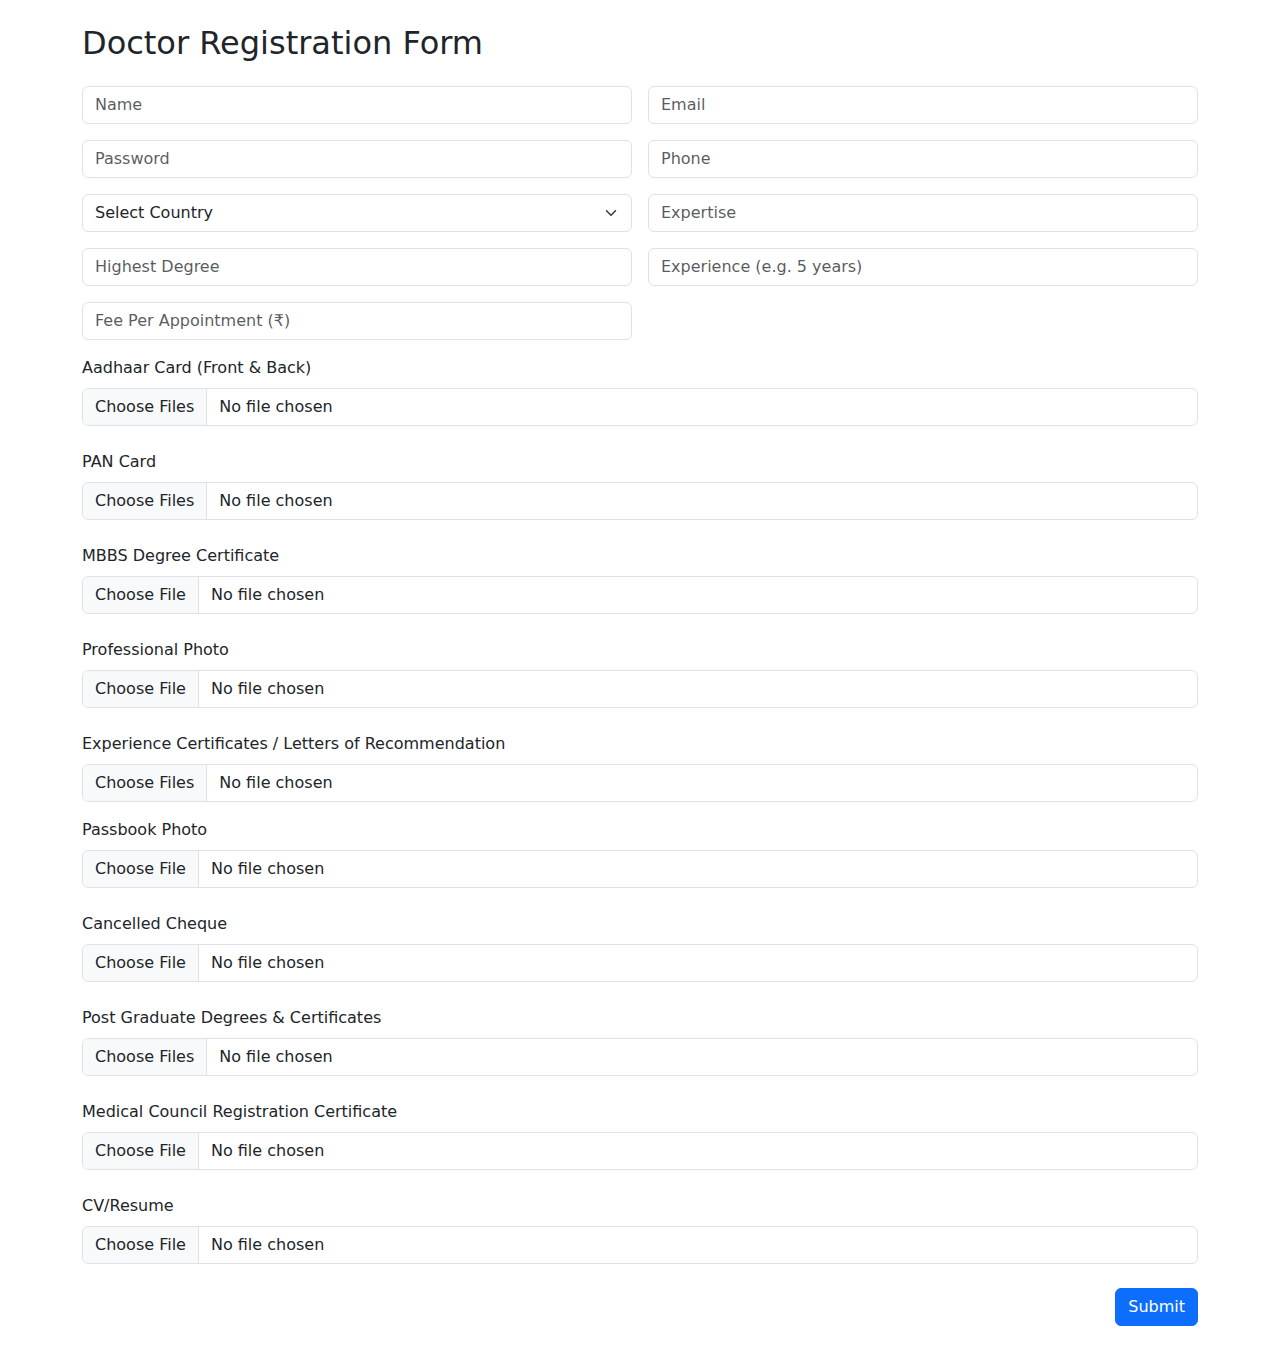
<file: add-doctor.html>
<!DOCTYPE html>
<html lang="en">
<head>
  <meta charset="UTF-8">
  <title>Doctor Registration Form</title>
  <link href="https://cdn.jsdelivr.net/npm/bootstrap@5.3.3/dist/css/bootstrap.min.css" rel="stylesheet">
  <style>
    .preview-img {
      height: 100px;
      margin: 5px;
      position: relative;
    }
    .preview-container {
      display: flex;
      flex-wrap: wrap;
    }
    .preview-img img {
      height: 100%;
      border-radius: 5px;
    }
    .remove-img {
      position: absolute;
      top: -5px;
      right: -5px;
      background: red;
      color: white;
      border: none;
      border-radius: 50%;
      width: 20px;
      height: 20px;
      font-size: 12px;
      cursor: pointer;
    }
  </style>
</head>
<body>
<div class="container py-4">
  <h2 class="mb-4">Doctor Registration Form</h2>
  <form id="doctorForm">
    <div class="row g-3">

      <div class="col-md-6"><input type="text" class="form-control" placeholder="Name" required></div>
      <div class="col-md-6"><input type="email" class="form-control" placeholder="Email" required></div>
      <div class="col-md-6"><input type="password" class="form-control" placeholder="Password" required></div>
      <div class="col-md-6"><input type="tel" class="form-control" placeholder="Phone" required></div>

      <div class="col-md-6">
        <select class="form-select" required>
          <option selected disabled>Select Country</option>
          <option>India</option>
          <option>USA</option>
          <option>UK</option>
          <!-- add more countries -->
        </select>
      </div>

      <div class="col-md-6"><input type="text" class="form-control" placeholder="Expertise" required></div>
      <div class="col-md-6"><input type="text" class="form-control" placeholder="Highest Degree" required></div>
      <div class="col-md-6"><input type="text" class="form-control" placeholder="Experience (e.g. 5 years)" required></div>
      <div class="col-md-6"><input type="number" class="form-control" placeholder="Fee Per Appointment (₹)" required></div>

      <!-- Aadhaar Card -->
      <div class="col-md-12">
        <label class="form-label">Aadhaar Card (Front & Back)</label>
        <input type="file" class="form-control" id="aadhaar" accept="image/*" multiple>
        <div class="preview-container mt-2" id="aadhaarPreview"></div>
      </div>

      <!-- PAN Card -->
      <div class="col-md-12">
        <label class="form-label">PAN Card</label>
        <input type="file" class="form-control" id="pan" accept="image/*" multiple>
        <div class="preview-container mt-2" id="panPreview"></div>
      </div>

      <!-- MBBS Degree Certificate -->
      <div class="col-md-12">
        <label class="form-label">MBBS Degree Certificate</label>
        <input type="file" class="form-control" id="mbbs" accept="image/*">
        <div class="preview-container mt-2" id="mbbsPreview"></div>
      </div>

      <!-- Professional Photo -->
      <div class="col-md-12">
        <label class="form-label">Professional Photo</label>
        <input type="file" class="form-control" id="photo" accept="image/*">
        <div class="preview-container mt-2" id="photoPreview"></div>
      </div>

      <!-- Experience Certificates -->
      <div class="col-md-12">
        <label class="form-label">Experience Certificates / Letters of Recommendation</label>
        <input type="file" class="form-control" multiple>
      </div>

      <!-- Passbook Photo -->
      <div class="col-md-12">
        <label class="form-label">Passbook Photo</label>
        <input type="file" class="form-control" id="passbook" accept="image/*">
        <div class="preview-container mt-2" id="passbookPreview"></div>
      </div>

      <!-- Cancelled Cheque -->
      <div class="col-md-12">
        <label class="form-label">Cancelled Cheque</label>
        <input type="file" class="form-control" id="cheque" accept="image/*">
        <div class="preview-container mt-2" id="chequePreview"></div>
      </div>

      <!-- Post Graduate Degrees -->
      <div class="col-md-12">
        <label class="form-label">Post Graduate Degrees & Certificates</label>
        <input type="file" class="form-control" id="pg" accept="image/*" multiple>
        <div class="preview-container mt-2" id="pgPreview"></div>
      </div>

      <!-- Medical Council Registration Certificate -->
      <div class="col-md-12">
        <label class="form-label">Medical Council Registration Certificate</label>
        <input type="file" class="form-control" id="medical" accept="image/*">
        <div class="preview-container mt-2" id="medicalPreview"></div>
      </div>

      <!-- CV/Resume -->
      <div class="col-md-12">
        <label class="form-label">CV/Resume</label>
        <input type="file" class="form-control" id="cv" accept="image/*">
        <div class="preview-container mt-2" id="cvPreview"></div>
      </div>

      <div class="col-12 text-end mt-3">
        <button class="btn btn-primary" type="submit">Submit</button>
      </div>
    </div>
  </form>
</div>

<script>
  function setupImagePreview(inputId, previewId) {
    const input = document.getElementById(inputId);
    const preview = document.getElementById(previewId);

    input.addEventListener('change', () => {
      preview.innerHTML = "";
      Array.from(input.files).forEach((file, index) => {
        const reader = new FileReader();
        reader.onload = e => {
          const div = document.createElement('div');
          div.classList.add('preview-img');
          div.innerHTML = `
            <img src="${e.target.result}" alt="Preview">
            <button class="remove-img" data-index="${index}">&times;</button>
          `;
          preview.appendChild(div);

          div.querySelector('.remove-img').onclick = () => {
            const dt = new DataTransfer();
            Array.from(input.files).forEach((f, i) => {
              if (i !== index) dt.items.add(f);
            });
            input.files = dt.files;
            div.remove();
            setupImagePreview(inputId, previewId); // Re-setup to correct indexes
          };
        };
        reader.readAsDataURL(file);
      });
    });
  }

  // Setup image preview for each file input
  setupImagePreview('aadhaar', 'aadhaarPreview');
  setupImagePreview('pan', 'panPreview');
  setupImagePreview('mbbs', 'mbbsPreview');
  setupImagePreview('photo', 'photoPreview');
  setupImagePreview('passbook', 'passbookPreview');
  setupImagePreview('cheque', 'chequePreview');
  setupImagePreview('pg', 'pgPreview');
  setupImagePreview('medical', 'medicalPreview');
  setupImagePreview('cv', 'cvPreview');
</script>
</body>
</html>
</file>
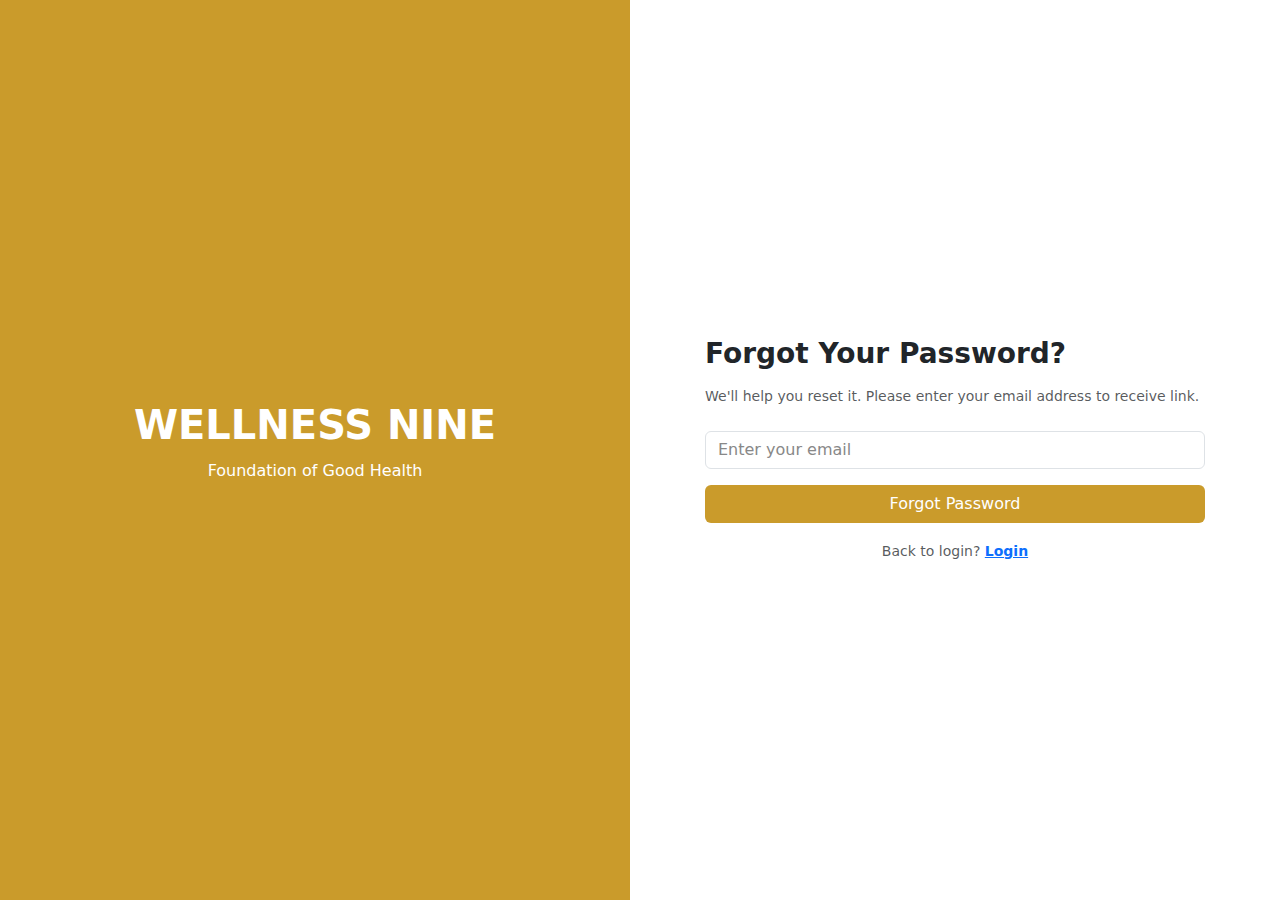
<file: forgot-password.html>
<!DOCTYPE html>
<html lang="en">

<head>
    <meta charset="UTF-8">
    <meta name="viewport" content="width=device-width, initial-scale=1.0">
    <title>Wellness Nine | Forgot Password</title>
    <link href="https://cdn.jsdelivr.net/npm/bootstrap@5.3.2/dist/css/bootstrap.min.css" rel="stylesheet">
    <link rel="stylesheet" href="https://cdn.jsdelivr.net/npm/bootstrap-icons@1.10.5/font/bootstrap-icons.css">
    <link rel="stylesheet" href="./assets/style.css">
</head>

<body>

    <div class="login-container">
        <div class="login-left text-center">
            <!-- <img src="https://cdn-icons-png.flaticon.com/512/744/744465.png" width="100" alt="Logo"> -->
            <h1 class="text-center">WELLNESS NINE</h1>
            <p class="text-center">Foundation of Good Health</p>
        </div>

        <div class="login-right">
            <div class="form-box">
                <h3 class="fw-bold mb-3">Forgot Your Password?</h3>
                <p class="text-muted mb-4" style="font-size: 14px;">We'll help you reset it. Please enter your email
                    address to receive link.</p>

                <form action="">
                    <div class="mb-3">
                        <input type="text" id="email" name="email" class="form-control" placeholder="Enter your email">
                    </div>

                    <div class="d-grid mb-3">
                        <button class="btn btn-golden btn-md hover-golden">Forgot Password</button>
                    </div>
                </form>

                <div class="text-center">
                    <small class="text-muted">Back to login? <a href="/login.html" class="fw-bold">Login</a></small>
                </div>
            </div>
        </div>
    </div>
</body>

</html>
</file>
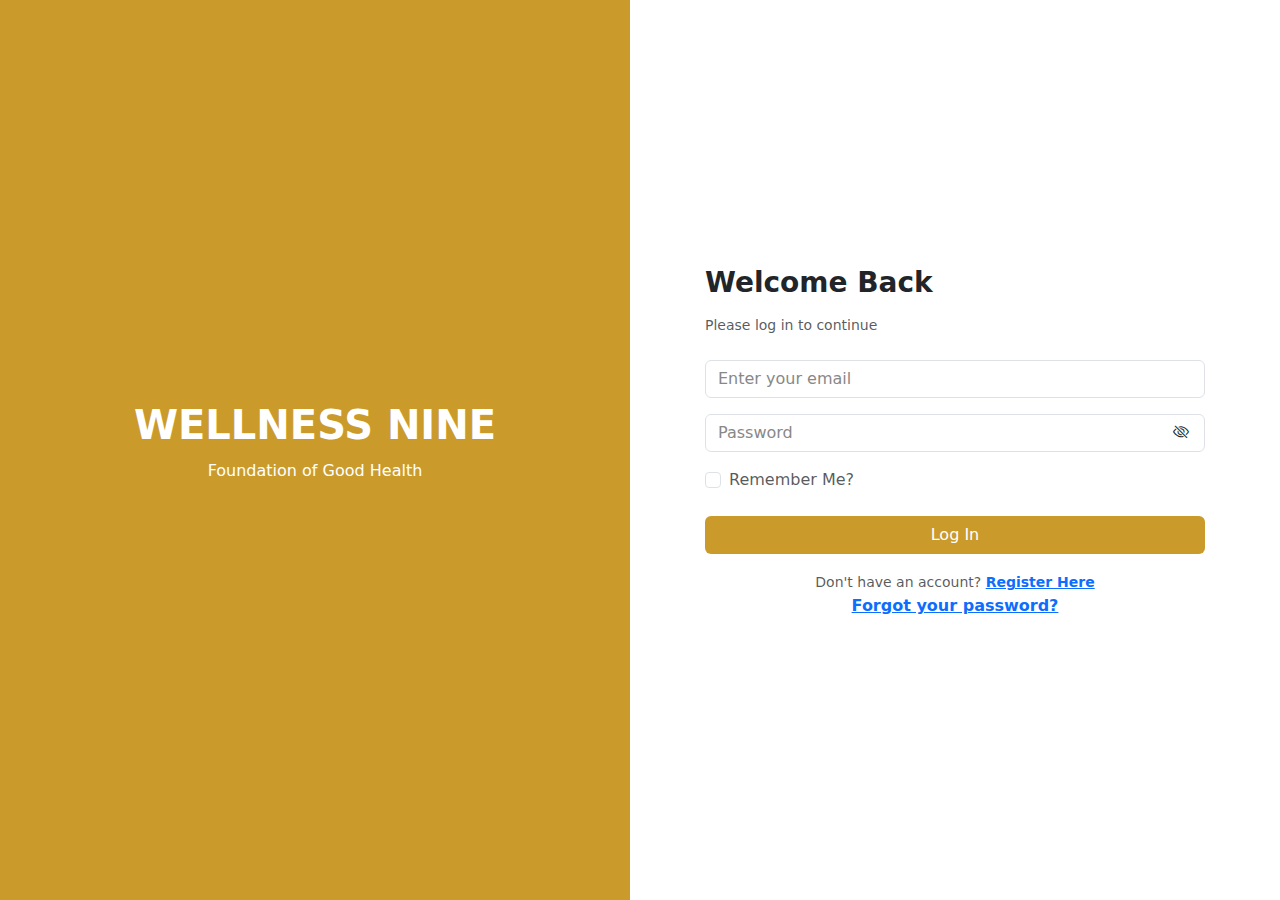
<file: login.html>
<!DOCTYPE html>
<html lang="en">

<head>
    <meta charset="UTF-8">
    <meta name="viewport" content="width=device-width, initial-scale=1.0">
    <title>Wellness Nine | Login</title>
    <link href="https://cdn.jsdelivr.net/npm/bootstrap@5.3.2/dist/css/bootstrap.min.css" rel="stylesheet">
    <link rel="stylesheet" href="https://cdn.jsdelivr.net/npm/bootstrap-icons@1.10.5/font/bootstrap-icons.css">
    <link rel="stylesheet" href="./assets/style.css">
</head>

<body>

    <div class="login-container">
        <div class="login-left text-center">
            <h1 class="text-center">WELLNESS NINE</h1>
            <p class="text-center">Foundation of Good Health</p>
        </div>

        <div class="login-right">
            <div class="form-box">
                <h3 class="fw-bold mb-3">Welcome Back</h3>
                <p class="text-muted mb-4" style="font-size: 14px;">Please log in to continue</p>
    
                <form action="">
                    <div class="mb-3">
                        <input type="text" id="email" name="email" class="form-control" placeholder="Enter your email">
                    </div>
    
                    <div class="mb-3 position-relative">
                        <input type="password" name="password" class="form-control" placeholder="Password" id="passwordInput">
                        <span class="position-absolute top-50 end-0 translate-middle-y me-3" onclick="togglePassword()"
                            style="cursor: pointer;">
                            <i class="bi bi-eye-slash" id="toggleIcon"></i>
                        </span>
                    </div>
    
                    <div class="form-check mb-4">
                        <input class="form-check-input" type="checkbox" id="rememberMe">
                        <label class="form-check-label text-muted" for="rememberMe">
                            Remember Me?
                        </label>
                    </div>
    
                    <div class="d-grid mb-3">
                        <button class="btn btn-golden btn-md hover-golden">Log In</button>
                    </div>
                </form>
    
                <div class="text-center">
                    <small class="text-muted">Don't have an account? <a href="/register.html" class="fw-bold">Register Here</a></small>
                    <p><a class="fw-bold" href="/forgot-password.html">Forgot your password?</p>
                </div>
            </div>
        </div>
    </div>

    <script>
        function togglePassword() {
            const passwordInput = document.getElementById("passwordInput");
            const toggleIcon = document.getElementById("toggleIcon");
            const isPassword = passwordInput.type === "password";

            passwordInput.type = isPassword ? "text" : "password";
            toggleIcon.classList.toggle("bi-eye");
            toggleIcon.classList.toggle("bi-eye-slash");
        }
    </script>


</body>

</html>
</file>
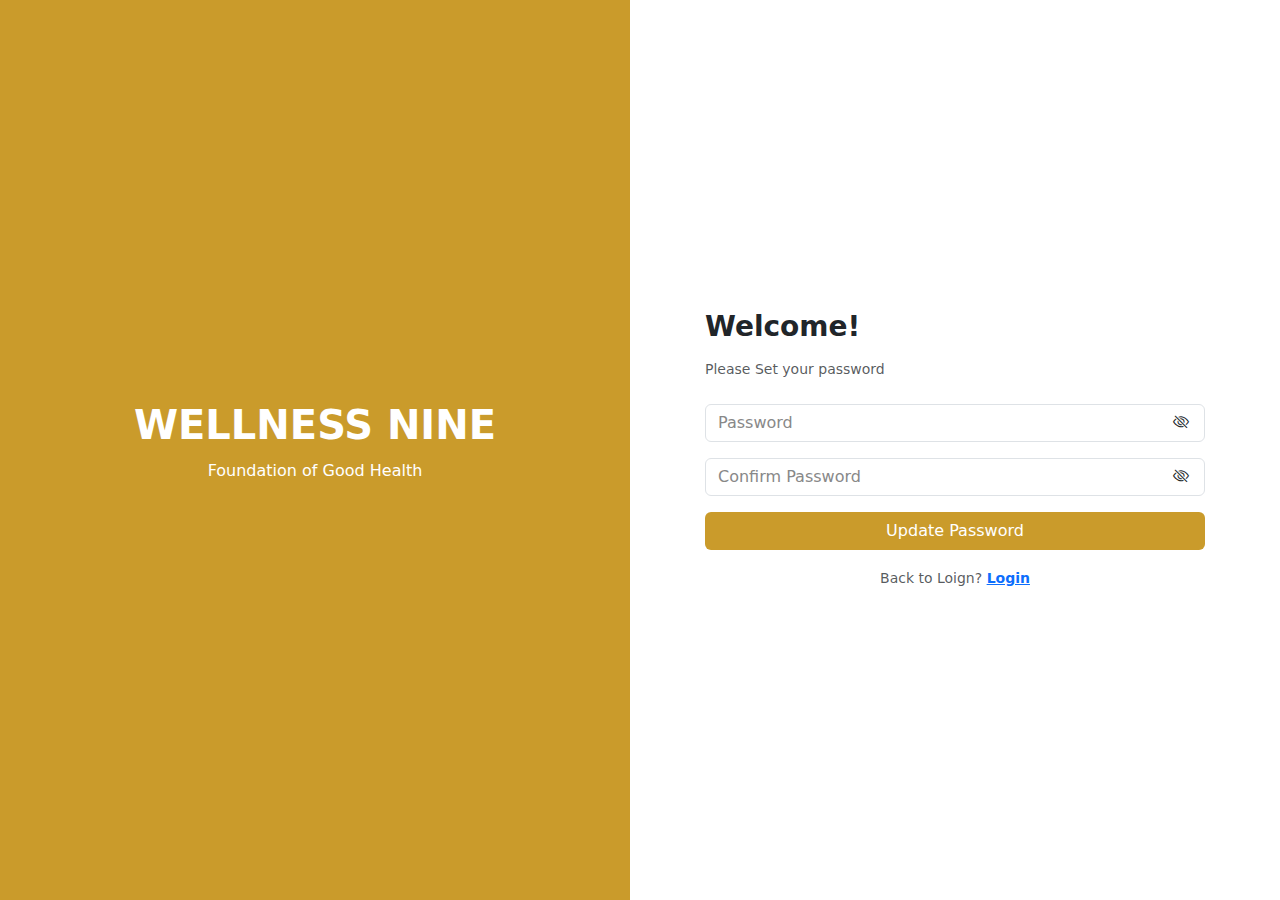
<file: set-password.html>
<!DOCTYPE html>
<html lang="en">

<head>
    <meta charset="UTF-8">
    <meta name="viewport" content="width=device-width, initial-scale=1.0">
    <title>Wellness Nine | Set Password</title>
    <link href="https://cdn.jsdelivr.net/npm/bootstrap@5.3.2/dist/css/bootstrap.min.css" rel="stylesheet">
    <link rel="stylesheet" href="https://cdn.jsdelivr.net/npm/bootstrap-icons@1.10.5/font/bootstrap-icons.css">
    <link rel="stylesheet" href="./assets/style.css">
</head>

<body>

    <div class="login-container">
        <div class="login-left text-center">
            <!-- <img src="https://cdn-icons-png.flaticon.com/512/744/744465.png" width="100" alt="Logo"> -->
            <h1 class="text-center">WELLNESS NINE</h1>
            <p class="text-center">Foundation of Good Health</p>
        </div>

        <div class="login-right">
            <div class="form-box">
                <h3 class="fw-bold mb-3">Welcome!</h3>
                <p class="text-muted mb-4" style="font-size: 14px;">Please Set your password</p>

                <form action="">

                    <div class="mb-3 position-relative">
                        <input type="password" name="password" class="form-control" placeholder="Password"
                            id="passwordInput">
                        <span class="position-absolute top-50 end-0 translate-middle-y me-3" onclick="togglePassword()"
                            style="cursor: pointer;">
                            <i class="bi bi-eye-slash" id="toggleIcon"></i>
                        </span>
                    </div>

                    <div class="mb-3 position-relative">
                        <input type="password" name="confirmPassword" class="form-control" placeholder="Confirm Password"
                            id="confirmPassword">
                        <span class="position-absolute top-50 end-0 translate-middle-y me-3" onclick="toggleConfPassword()"
                            style="cursor: pointer;">
                            <i class="bi bi-eye-slash" id="confToggleIcon"></i>
                        </span>
                    </div>

                    <div class="d-grid mb-3">
                        <button class="btn btn-golden btn-md hover-golden">Update Password</button>
                    </div>
                </form>

                <div class="text-center">
                    <small class="text-muted">Back to Loign? <a href="./login.html" class="fw-bold">Login</a></small>
                </div>
            </div>
        </div>
    </div>

    <script>
        function togglePassword() {
            const passwordInput = document.getElementById("passwordInput");
            const toggleIcon = document.getElementById("toggleIcon");
            const isPassword = passwordInput.type === "password";

            passwordInput.type = isPassword ? "text" : "password";
            toggleIcon.classList.toggle("bi-eye");
            toggleIcon.classList.toggle("bi-eye-slash");
        }
         function toggleConfPassword() {
            const passwordInput = document.getElementById("confirmPassword");
            const toggleIcon = document.getElementById("confToggleIcon");
            const isPassword = passwordInput.type === "password";

            passwordInput.type = isPassword ? "text" : "password";
            toggleIcon.classList.toggle("bi-eye");
            toggleIcon.classList.toggle("bi-eye-slash");
        }
    </script>


</body>

</html>
</file>
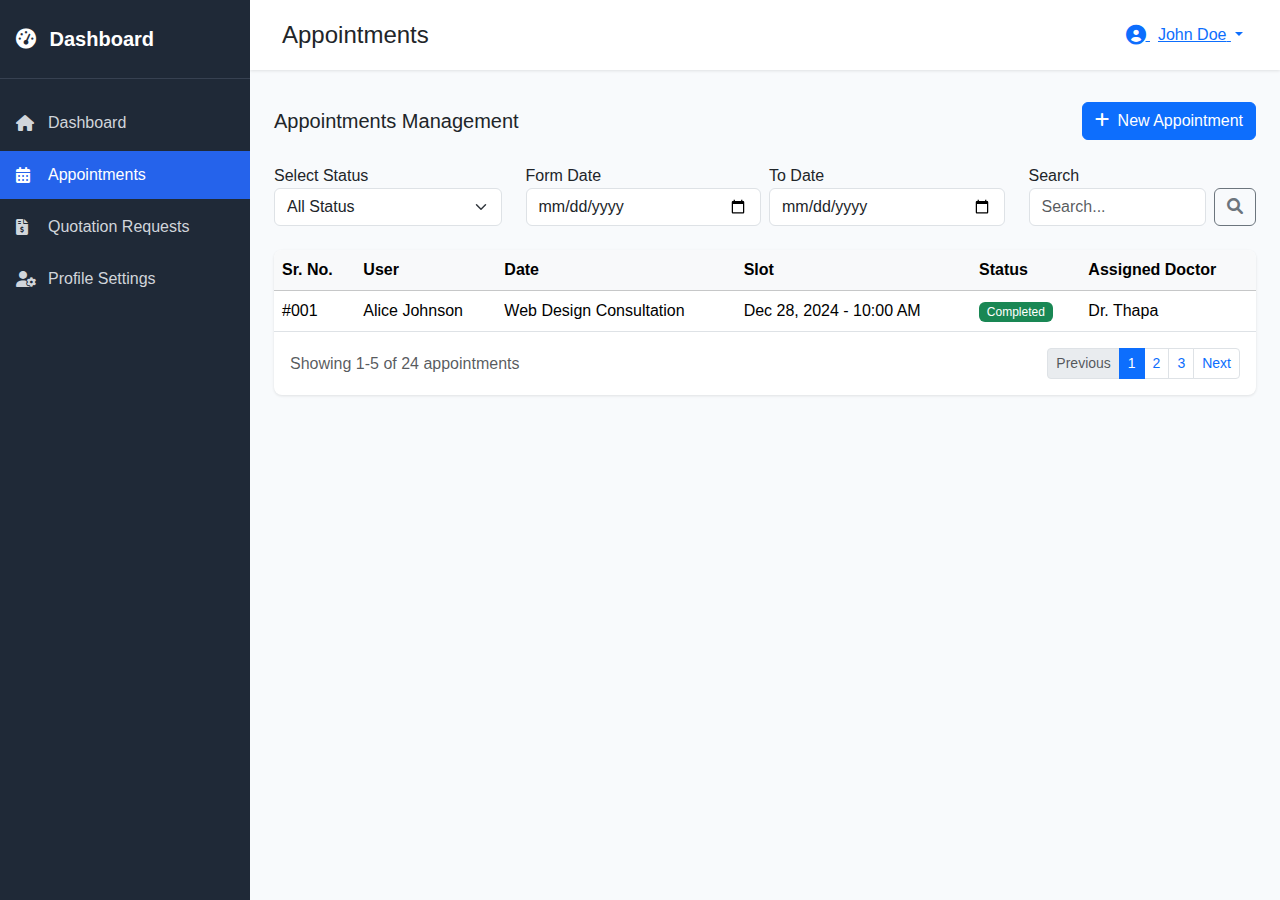
<file: dashboard/appointments.html>
<!DOCTYPE html>
<html lang="en">

<head>
    <meta charset="UTF-8">
    <meta name="viewport" content="width=device-width, initial-scale=1.0">
    <title>Appointments - User Portal</title>
    <link href="https://cdn.jsdelivr.net/npm/bootstrap@5.3.0/dist/css/bootstrap.min.css" rel="stylesheet">
    <link href="https://cdnjs.cloudflare.com/ajax/libs/font-awesome/6.0.0/css/all.min.css" rel="stylesheet">
    <link rel="stylesheet" href="styles.css">
</head>

<body>
    <!-- Sidebar -->
    <nav class="sidebar" id="sidebar">
        <div class="sidebar-header">
            <a href="../dashboard/index.html" class="sidebar-brand">
                <i class="fas fa-tachometer-alt me-2"></i>
                Dashboard
            </a>
        </div>
        <ul class="sidebar-nav list-unstyled">
            <li class="nav-item">
                <a href="../dashboard/" class="nav-link">
                    <i class="fas fa-home"></i>
                    Dashboard
                </a>
            </li>
            <li class="nav-item">
                <a href="../dashboard/appointments.html" class="nav-link active">
                    <i class="fas fa-calendar-alt"></i>
                    Appointments
                </a>
            </li>
            <li class="nav-item">
                <a href="../dashboard/quotations.html" class="nav-link">
                    <i class="fas fa-file-invoice-dollar"></i>
                    Quotation Requests
                </a>
            </li>
            <li class="nav-item">
                <a href="../dashboard/profile.html" class="nav-link">
                    <i class="fas fa-user-cog"></i>
                    Profile Settings
                </a>
            </li>
        </ul>
    </nav>

    <!-- Main Content -->
    <div class="main-content" id="mainContent">
        <!-- Top Bar -->
        <div class="topbar">
            <div class="d-flex align-items-center">
                <button class="mobile-toggle" id="mobileToggle">
                    <i class="fas fa-bars"></i>
                </button>
                <h4 class="mb-0 ms-2">Appointments</h4>
            </div>
            <div class="d-flex align-items-center">
                <div class="dropdown">
                    <button class="btn btn-link dropdown-toggle" type="button" data-bs-toggle="dropdown">
                        <i class="fas fa-user-circle fa-lg"></i>
                        <span class="ms-2">John Doe</span>
                    </button>
                    <ul class="dropdown-menu">
                        <li><a class="dropdown-item" href="profile.html"><i class="fas fa-user me-2"></i>Profile</a>
                        </li>
                        <li><a class="dropdown-item" href="#"><i class="fas fa-cog me-2"></i>Settings</a></li>
                        <li>
                            <hr class="dropdown-divider">
                        </li>
                        <li><a class="dropdown-item" href="#"><i class="fas fa-sign-out-alt me-2"></i>Logout</a></li>
                    </ul>
                </div>
            </div>
        </div>

        <!-- Content Area -->
        <div class="content-area">
            <div class="d-flex justify-content-between align-items-center mb-4">
                <h5 class="mb-0">Appointments Management</h5>
                <button class="btn btn-primary" data-bs-toggle="modal" data-bs-target="#newAppointmentModal">
                    <i class="fas fa-plus me-2"></i>New Appointment
                </button>
            </div>

            <!-- Filter Section -->
            <div class="row mb-4">
                <div class="col-md-3">
                    <label for="select_status">Select Status</label>
                    <select class="form-select" id="select_status">
                        <option>All Status</option>
                        <option>Pending</option>
                        <option>Approved</option>
                        <option>Rejected</option>
                        <option>Under Review</option>
                    </select>
                </div>
                <div class="col-md-6">
                    <div class="d-flex gap-2">
                        <div class="flex-grow-1">
                            <label for="form_date">Form Date</label>
                            <input type="date" name="form_date" id="form_date" class="form-control">
                        </div>
                        <div class="flex-grow-1">
                            <label for="to_date">To Date</label>
                            <input type="date" name="to_date" id="to_date" class="form-control">
                        </div>
                    </div>
                </div>
                <div class="col-md-3">
                    <p class="m-0">Search</p>
                    <div class="d-flex gap-2">
                        <input type="text" class="form-control" placeholder="Search...">
                        <button class="btn btn-outline-secondary">
                            <i class="fas fa-search"></i>
                        </button>
                    </div>
                </div>
            </div>

            <div class="table-card">
                <div class="table-responsive">
                    <table class="table table-hover mb-0">
                        <thead class="table-light">
                            <tr>
                                <th>Sr. No.</th>
                                <th>User</th>
                                <th>Date</th>
                                <th>Slot</th>
                                <th>Status</th>
                                <th>Assigned Doctor</th>
                            </tr>
                        </thead>
                        <tbody>
                            <tr>
                                <td>#001</td>
                                <td>Alice Johnson</td>
                                <td>Web Design Consultation</td>
                                <td>Dec 28, 2024 - 10:00 AM</td>
                                <td><span class="badge bg-success">Completed</span></td>
                                <td>Dr. Thapa</td>
                            </tr>
                        </tbody>
                    </table>
                </div>

                <!-- Pagination -->
                <div class="d-flex justify-content-between align-items-center p-3">
                    <span class="text-muted">Showing 1-5 of 24 appointments</span>
                    <nav>
                        <ul class="pagination pagination-sm mb-0">
                            <li class="page-item disabled">
                                <a class="page-link" href="#">Previous</a>
                            </li>
                            <li class="page-item active">
                                <a class="page-link" href="#">1</a>
                            </li>
                            <li class="page-item">
                                <a class="page-link" href="#">2</a>
                            </li>
                            <li class="page-item">
                                <a class="page-link" href="#">3</a>
                            </li>
                            <li class="page-item">
                                <a class="page-link" href="#">Next</a>
                            </li>
                        </ul>
                    </nav>
                </div>
            </div>
        </div>
    </div>

    <!-- New Appointment Modal -->
    <div class="modal fade" id="newAppointmentModal" tabindex="-1">
        <div class="modal-dialog modal-lg">
            <div class="modal-content">
                <div class="modal-header">
                    <h5 class="modal-title">New Appointment</h5>
                    <button type="button" class="btn-close" data-bs-dismiss="modal"></button>
                </div>
                <div class="modal-body">
                    <form>
                        <div class="row mb-3">
                            <div class="col-md-6">
                                <label for="clientName" class="form-label">Client Name</label>
                                <input type="text" class="form-control" id="clientName" required>
                            </div>
                            <div class="col-md-6">
                                <label for="clientEmail" class="form-label">Client Email</label>
                                <input type="email" class="form-control" id="clientEmail" required>
                            </div>
                        </div>

                        <div class="mb-3">
                            <label for="service" class="form-label">Service</label>
                            <select class="form-select" id="service" required>
                                <option value="">Select a service</option>
                                <option value="web-design">Web Design</option>
                                <option value="seo">SEO Consultation</option>
                                <option value="logo-design">Logo Design</option>
                                <option value="ecommerce">E-commerce Setup</option>
                                <option value="branding">Brand Strategy</option>
                            </select>
                        </div>

                        <div class="row mb-3">
                            <div class="col-md-6">
                                <label for="appointmentDate" class="form-label">Date</label>
                                <input type="date" class="form-control" id="appointmentDate" required>
                            </div>
                            <div class="col-md-6">
                                <label for="appointmentTime" class="form-label">Time</label>
                                <input type="time" class="form-control" id="appointmentTime" required>
                            </div>
                        </div>

                        <div class="mb-3">
                            <label for="duration" class="form-label">Duration (hours)</label>
                            <select class="form-select" id="duration" required>
                                <option value="">Select duration</option>
                                <option value="0.5">30 minutes</option>
                                <option value="1">1 hour</option>
                                <option value="1.5">1.5 hours</option>
                                <option value="2">2 hours</option>
                                <option value="3">3 hours</option>
                            </select>
                        </div>

                        <div class="mb-3">
                            <label for="notes" class="form-label">Notes</label>
                            <textarea class="form-control" id="notes" rows="3"></textarea>
                        </div>
                    </form>
                </div>
                <div class="modal-footer">
                    <button type="button" class="btn btn-secondary" data-bs-dismiss="modal">Cancel</button>
                    <button type="button" class="btn btn-primary">Create Appointment</button>
                </div>
            </div>
        </div>
    </div>

    <script src="https://cdn.jsdelivr.net/npm/bootstrap@5.3.0/dist/js/bootstrap.bundle.min.js"></script>
    <script src="script.js"></script>
</body>

</html>
</file>
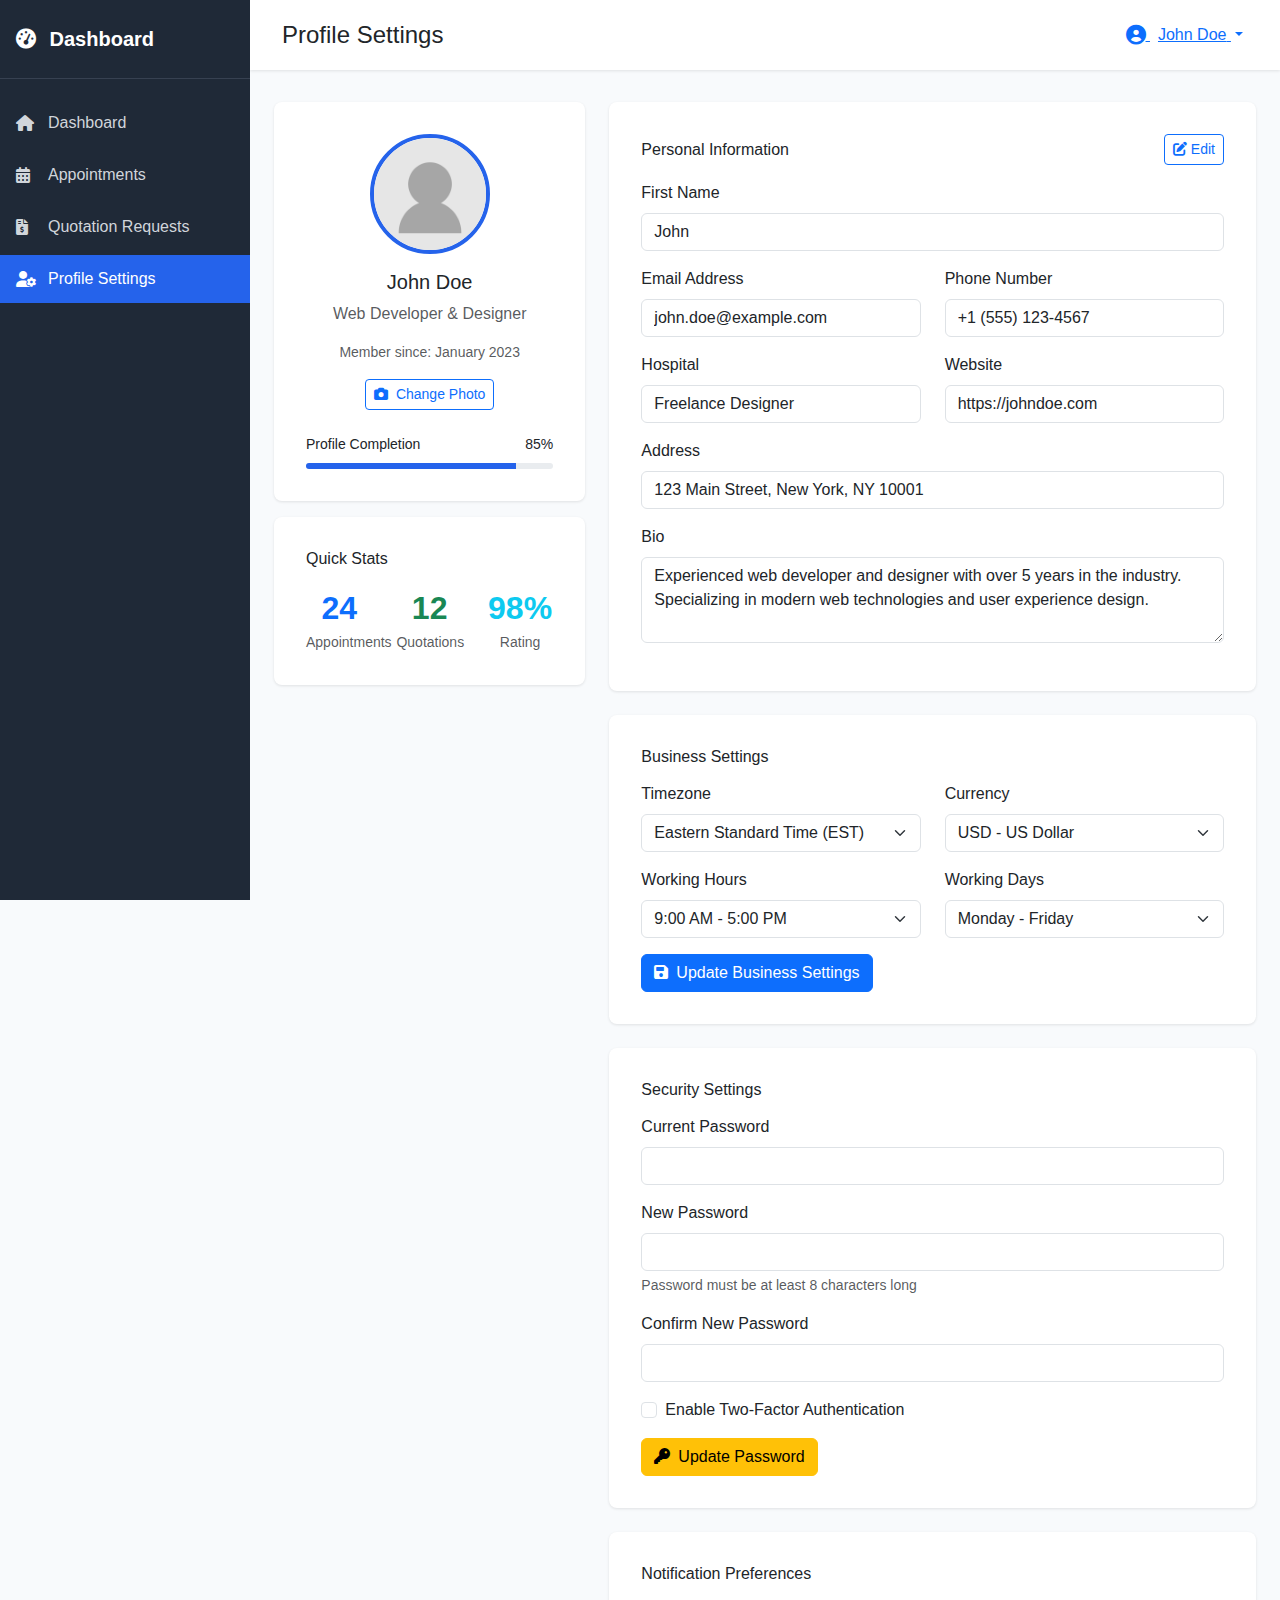
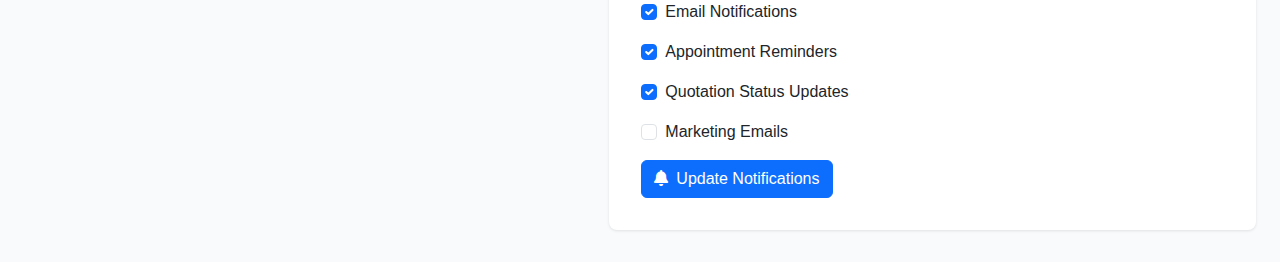
<file: dashboard/profile.html>
<!DOCTYPE html>
<html lang="en">

<head>
    <meta charset="UTF-8">
    <meta name="viewport" content="width=device-width, initial-scale=1.0">
    <title>Profile Settings - User Portal</title>
    <link href="https://cdn.jsdelivr.net/npm/bootstrap@5.3.0/dist/css/bootstrap.min.css" rel="stylesheet">
    <link href="https://cdnjs.cloudflare.com/ajax/libs/font-awesome/6.0.0/css/all.min.css" rel="stylesheet">
    <link rel="stylesheet" href="styles.css">
</head>

<body>
    <!-- Sidebar -->
    <nav class="sidebar" id="sidebar">
        <div class="sidebar-header">
            <a href="/dashboard/" class="sidebar-brand">
                <i class="fas fa-tachometer-alt me-2"></i>
                Dashboard
            </a>
        </div>
        <ul class="sidebar-nav list-unstyled">
            <li class="nav-item">
                <a href="/dashboard/" class="nav-link">
                    <i class="fas fa-home"></i>
                    Dashboard
                </a>
            </li>
            <li class="nav-item">
                <a href="appointments.html" class="nav-link">
                    <i class="fas fa-calendar-alt"></i>
                    Appointments
                </a>
            </li>
            <li class="nav-item">
                <a href="quotations.html" class="nav-link">
                    <i class="fas fa-file-invoice-dollar"></i>
                    Quotation Requests
                </a>
            </li>
            <li class="nav-item">
                <a href="profile.html" class="nav-link active">
                    <i class="fas fa-user-cog"></i>
                    Profile Settings
                </a>
            </li>
        </ul>
    </nav>

    <!-- Main Content -->
    <div class="main-content" id="mainContent">
        <!-- Top Bar -->
        <div class="topbar">
            <div class="d-flex align-items-center">
                <button class="mobile-toggle" id="mobileToggle">
                    <i class="fas fa-bars"></i>
                </button>
                <h4 class="mb-0 ms-2">Profile Settings</h4>
            </div>
            <div class="d-flex align-items-center">
                <div class="dropdown">
                    <button class="btn btn-link dropdown-toggle" type="button" data-bs-toggle="dropdown">
                        <i class="fas fa-user-circle fa-lg"></i>
                        <span class="ms-2">John Doe</span>
                    </button>
                    <ul class="dropdown-menu">
                        <li><a class="dropdown-item" href="profile.html"><i class="fas fa-user me-2"></i>Profile</a>
                        </li>
                        <li><a class="dropdown-item" href="#"><i class="fas fa-cog me-2"></i>Settings</a></li>
                        <li>
                            <hr class="dropdown-divider">
                        </li>
                        <li><a class="dropdown-item" href="#"><i class="fas fa-sign-out-alt me-2"></i>Logout</a></li>
                    </ul>
                </div>
            </div>
        </div>

        <!-- Content Area -->
        <div class="content-area">
            <div class="row">
                <div class="col-md-4 mb-4">
                    <div class="profile-card text-center">
                        <img src="../assets/images/no-image.webp" alt="Profile Picture"
                            class="profile-avatar mb-3">
                        <h5>John Doe</h5>
                        <p class="text-muted">Web Developer & Designer</p>
                        <p class="text-muted small">Member since: January 2023</p>
                        <button class="btn btn-outline-primary btn-sm mb-2">
                            <i class="fas fa-camera me-2"></i>Change Photo
                        </button>
                        <div class="mt-3">
                            <div class="d-flex justify-content-between mb-2">
                                <span class="small">Profile Completion</span>
                                <span class="small">85%</span>
                            </div>
                            <div class="progress" style="height: 6px;">
                                <div class="progress-bar" role="progressbar" style="width: 85%"></div>
                            </div>
                        </div>
                    </div>

                    <!-- Quick Stats -->
                    <div class="profile-card mt-3">
                        <h6 class="mb-3">Quick Stats</h6>
                        <div class="row text-center">
                            <div class="col-4">
                                <div class="stats-number text-primary">24</div>
                                <div class="small text-muted">Appointments</div>
                            </div>
                            <div class="col-4">
                                <div class="stats-number text-success">12</div>
                                <div class="small text-muted">Quotations</div>
                            </div>
                            <div class="col-4">
                                <div class="stats-number text-info">98%</div>
                                <div class="small text-muted">Rating</div>
                            </div>
                        </div>
                    </div>
                </div>

                <div class="col-md-8">
                    <!-- Profile Information -->
                    <div class="profile-card">
                        <div class="d-flex justify-content-between align-items-center mb-3">
                            <h6 class="mb-0">Personal Information</h6>
                            <button class="btn btn-sm btn-outline-primary" id="editProfileBtn">
                                <i class="fas fa-edit me-1"></i>Edit
                            </button>
                        </div>
                        <form id="profileForm">
                            <div class="row mb-3">
                                <div>
                                    <label for="firstName" class="form-label">First Name</label>
                                    <input type="text" class="form-control" id="firstName" value="John" readonly>
                                </div>
                            </div>

                            <div class="row mb-3">
                                <div class="col-md-6">
                                    <label for="email" class="form-label">Email Address</label>
                                    <input type="email" class="form-control" id="email" value="john.doe@example.com"
                                        readonly>
                                </div>
                                <div class="col-md-6">
                                    <label for="phone" class="form-label">Phone Number</label>
                                    <input type="tel" class="form-control" id="phone" value="+1 (555) 123-4567"
                                        readonly>
                                </div>
                            </div>

                            <div class="row mb-3">
                                <div class="col-md-6">
                                    <label for="hospital" class="form-label">Hospital</label>
                                    <input type="text" class="form-control" id="hospital" value="Freelance Designer"
                                        readonly>
                                </div>
                                <div class="col-md-6">
                                    <label for="website" class="form-label">Website</label>
                                    <input type="url" class="form-control" id="website" value="https://johndoe.com"
                                        readonly>
                                </div>
                            </div>

                            <div class="mb-3">
                                <label for="address" class="form-label">Address</label>
                                <input type="text" class="form-control" id="address"
                                    value="123 Main Street, New York, NY 10001" readonly>
                            </div>

                            <div class="mb-3">
                                <label for="bio" class="form-label">Bio</label>
                                <textarea class="form-control" id="bio" rows="3"
                                    readonly>Experienced web developer and designer with over 5 years in the industry. Specializing in modern web technologies and user experience design.</textarea>
                            </div>

                            <div class="d-none" id="profileActions">
                                <div class="d-flex gap-2">
                                    <button type="submit" class="btn btn-primary">
                                        <i class="fas fa-save me-2"></i>Save Changes
                                    </button>
                                    <button type="button" class="btn btn-outline-secondary" id="cancelEditBtn">
                                        <i class="fas fa-times me-2"></i>Cancel
                                    </button>
                                </div>
                            </div>
                        </form>
                    </div>

                    <!-- Business Settings -->
                    <div class="profile-card mt-4">
                        <h6 class="mb-3">Business Settings</h6>
                        <form>
                            <div class="row mb-3">
                                <div class="col-md-6">
                                    <label for="timezone" class="form-label">Timezone</label>
                                    <select class="form-select" id="timezone">
                                        <option value="EST">Eastern Standard Time (EST)</option>
                                        <option value="CST">Central Standard Time (CST)</option>
                                        <option value="MST">Mountain Standard Time (MST)</option>
                                        <option value="PST">Pacific Standard Time (PST)</option>
                                    </select>
                                </div>
                                <div class="col-md-6">
                                    <label for="currency" class="form-label">Currency</label>
                                    <select class="form-select" id="currency">
                                        <option value="USD">USD - US Dollar</option>
                                        <option value="EUR">EUR - Euro</option>
                                        <option value="GBP">GBP - British Pound</option>
                                        <option value="CAD">CAD - Canadian Dollar</option>
                                    </select>
                                </div>
                            </div>

                            <div class="row mb-3">
                                <div class="col-md-6">
                                    <label for="workingHours" class="form-label">Working Hours</label>
                                    <select class="form-select" id="workingHours">
                                        <option value="9-5">9:00 AM - 5:00 PM</option>
                                        <option value="8-4">8:00 AM - 4:00 PM</option>
                                        <option value="10-6">10:00 AM - 6:00 PM</option>
                                        <option value="flexible">Flexible</option>
                                    </select>
                                </div>
                                <div class="col-md-6">
                                    <label for="workingDays" class="form-label">Working Days</label>
                                    <select class="form-select" id="workingDays">
                                        <option value="mon-fri">Monday - Friday</option>
                                        <option value="mon-sat">Monday - Saturday</option>
                                        <option value="all-week">All Week</option>
                                    </select>
                                </div>
                            </div>

                            <button type="submit" class="btn btn-primary">
                                <i class="fas fa-save me-2"></i>Update Business Settings
                            </button>
                        </form>
                    </div>

                    <!-- Security Settings -->
                    <div class="profile-card mt-4">
                        <h6 class="mb-3">Security Settings</h6>
                        <form>
                            <div class="mb-3">
                                <label for="currentPassword" class="form-label">Current Password</label>
                                <input type="password" class="form-control" id="currentPassword">
                            </div>

                            <div class="mb-3">
                                <label for="newPassword" class="form-label">New Password</label>
                                <input type="password" class="form-control" id="newPassword">
                                <div class="form-text">Password must be at least 8 characters long</div>
                            </div>

                            <div class="mb-3">
                                <label for="confirmPassword" class="form-label">Confirm New Password</label>
                                <input type="password" class="form-control" id="confirmPassword">
                            </div>

                            <div class="mb-3">
                                <div class="form-check">
                                    <input class="form-check-input" type="checkbox" id="twoFactor">
                                    <label class="form-check-label" for="twoFactor">
                                        Enable Two-Factor Authentication
                                    </label>
                                </div>
                            </div>

                            <button type="submit" class="btn btn-warning">
                                <i class="fas fa-key me-2"></i>Update Password
                            </button>
                        </form>
                    </div>

                    <!-- Notification Settings -->
                    <div class="profile-card mt-4">
                        <h6 class="mb-3">Notification Preferences</h6>
                        <form>
                            <div class="mb-3">
                                <div class="form-check">
                                    <input class="form-check-input" type="checkbox" id="emailNotifications" checked>
                                    <label class="form-check-label" for="emailNotifications">
                                        Email Notifications
                                    </label>
                                </div>
                            </div>

                            <div class="mb-3">
                                <div class="form-check">
                                    <input class="form-check-input" type="checkbox" id="appointmentReminders" checked>
                                    <label class="form-check-label" for="appointmentReminders">
                                        Appointment Reminders
                                    </label>
                                </div>
                            </div>

                            <div class="mb-3">
                                <div class="form-check">
                                    <input class="form-check-input" type="checkbox" id="quotationUpdates" checked>
                                    <label class="form-check-label" for="quotationUpdates">
                                        Quotation Status Updates
                                    </label>
                                </div>
                            </div>

                            <div class="mb-3">
                                <div class="form-check">
                                    <input class="form-check-input" type="checkbox" id="marketingEmails">
                                    <label class="form-check-label" for="marketingEmails">
                                        Marketing Emails
                                    </label>
                                </div>
                            </div>

                            <button type="submit" class="btn btn-primary">
                                <i class="fas fa-bell me-2"></i>Update Notifications
                            </button>
                        </form>
                    </div>
                </div>
            </div>
        </div>
    </div>

    <script src="https://cdn.jsdelivr.net/npm/bootstrap@5.3.0/dist/js/bootstrap.bundle.min.js"></script>
    <script src="script.js"></script>
    <script>
        // Profile editing functionality
        const editProfileBtn = document.getElementById('editProfileBtn');
        const cancelEditBtn = document.getElementById('cancelEditBtn');
        const profileActions = document.getElementById('profileActions');
        const profileForm = document.getElementById('profileForm');
        const formInputs = profileForm.querySelectorAll('input, textarea');

        editProfileBtn.addEventListener('click', function () {
            formInputs.forEach(input => {
                if (input.id !== 'email') { // Keep email readonly
                    input.removeAttribute('readonly');
                }
            });
            editProfileBtn.classList.add('d-none');
            profileActions.classList.remove('d-none');
        });

        cancelEditBtn.addEventListener('click', function () {
            formInputs.forEach(input => {
                input.setAttribute('readonly', true);
            });
            editProfileBtn.classList.remove('d-none');
            profileActions.classList.add('d-none');
            // Reset form values here if needed
        });

        profileForm.addEventListener('submit', function (e) {
            e.preventDefault();
            // Add save functionality here
            alert('Profile updated successfully!');
            formInputs.forEach(input => {
                input.setAttribute('readonly', true);
            });
            editProfileBtn.classList.remove('d-none');
            profileActions.classList.add('d-none');
        });
    </script>
</body>

</html>
</file>
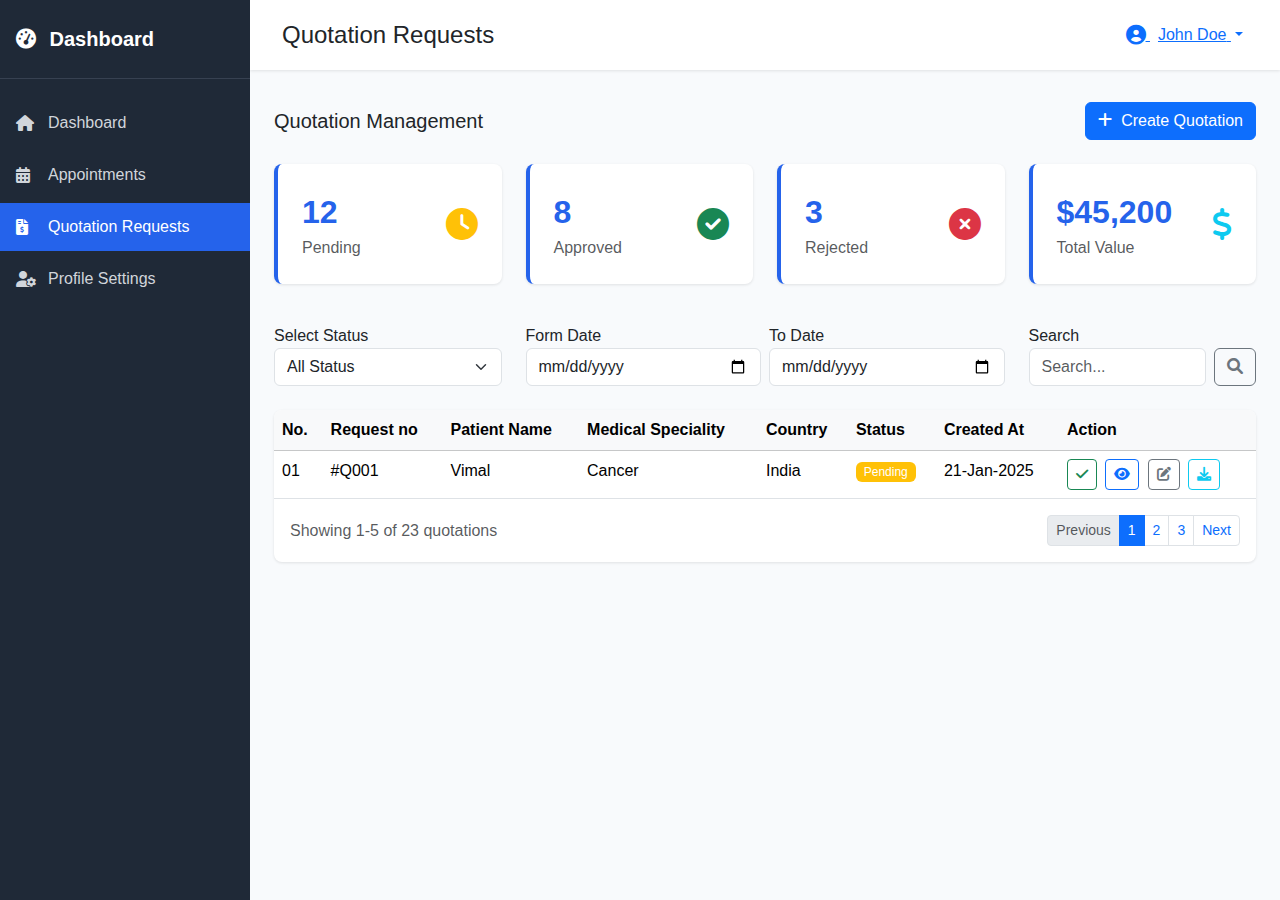
<file: dashboard/quotations.html>
<!DOCTYPE html>
<html lang="en">

<head>
    <meta charset="UTF-8">
    <meta name="viewport" content="width=device-width, initial-scale=1.0">
    <title>Quotations - User Portal</title>
    <link href="https://cdn.jsdelivr.net/npm/bootstrap@5.3.0/dist/css/bootstrap.min.css" rel="stylesheet">
    <link href="https://cdnjs.cloudflare.com/ajax/libs/font-awesome/6.0.0/css/all.min.css" rel="stylesheet">
    <link rel="stylesheet" href="styles.css">
</head>

<body>
    <!-- Sidebar -->
    <nav class="sidebar" id="sidebar">
        <div class="sidebar-header">
            <a href="/dashboard/" class="sidebar-brand">
                <i class="fas fa-tachometer-alt me-2"></i>
                Dashboard
            </a>
        </div>
        <ul class="sidebar-nav list-unstyled">
            <li class="nav-item">
                <a href="/dashboard/" class="nav-link">
                    <i class="fas fa-home"></i>
                    Dashboard
                </a>
            </li>
            <li class="nav-item">
                <a href="appointments.html" class="nav-link">
                    <i class="fas fa-calendar-alt"></i>
                    Appointments
                </a>
            </li>
            <li class="nav-item">
                <a href="quotations.html" class="nav-link active">
                    <i class="fas fa-file-invoice-dollar"></i>
                    Quotation Requests
                </a>
            </li>
            <li class="nav-item">
                <a href="profile.html" class="nav-link">
                    <i class="fas fa-user-cog"></i>
                    Profile Settings
                </a>
            </li>
        </ul>
    </nav>

    <!-- Main Content -->
    <div class="main-content" id="mainContent">
        <!-- Top Bar -->
        <div class="topbar">
            <div class="d-flex align-items-center">
                <button class="mobile-toggle" id="mobileToggle">
                    <i class="fas fa-bars"></i>
                </button>
                <h4 class="mb-0 ms-2">Quotation Requests</h4>
            </div>
            <div class="d-flex align-items-center">
                <div class="dropdown">
                    <button class="btn btn-link dropdown-toggle" type="button" data-bs-toggle="dropdown">
                        <i class="fas fa-user-circle fa-lg"></i>
                        <span class="ms-2">John Doe</span>
                    </button>
                    <ul class="dropdown-menu">
                        <li><a class="dropdown-item" href="profile.html"><i class="fas fa-user me-2"></i>Profile</a>
                        </li>
                        <li><a class="dropdown-item" href="#"><i class="fas fa-cog me-2"></i>Settings</a></li>
                        <li>
                            <hr class="dropdown-divider">
                        </li>
                        <li><a class="dropdown-item" href="#"><i class="fas fa-sign-out-alt me-2"></i>Logout</a></li>
                    </ul>
                </div>
            </div>
        </div>

        <!-- Content Area -->
        <div class="content-area">
            <div class="d-flex justify-content-between align-items-center mb-4">
                <h5 class="mb-0">Quotation Management</h5>
                <button class="btn btn-primary" data-bs-toggle="modal" data-bs-target="#newQuotationModal">
                    <i class="fas fa-plus me-2"></i>Create Quotation
                </button>
            </div>

            <!-- Stats Row -->
            <div class="row mb-4">
                <div class="col-md-3 mb-3">
                    <div class="stats-card">
                        <div class="d-flex justify-content-between align-items-center">
                            <div>
                                <div class="stats-number">12</div>
                                <div class="text-muted">Pending</div>
                            </div>
                            <i class="fas fa-clock fa-2x text-warning"></i>
                        </div>
                    </div>
                </div>
                <div class="col-md-3 mb-3">
                    <div class="stats-card">
                        <div class="d-flex justify-content-between align-items-center">
                            <div>
                                <div class="stats-number">8</div>
                                <div class="text-muted">Approved</div>
                            </div>
                            <i class="fas fa-check-circle fa-2x text-success"></i>
                        </div>
                    </div>
                </div>
                <div class="col-md-3 mb-3">
                    <div class="stats-card">
                        <div class="d-flex justify-content-between align-items-center">
                            <div>
                                <div class="stats-number">3</div>
                                <div class="text-muted">Rejected</div>
                            </div>
                            <i class="fas fa-times-circle fa-2x text-danger"></i>
                        </div>
                    </div>
                </div>
                <div class="col-md-3 mb-3">
                    <div class="stats-card">
                        <div class="d-flex justify-content-between align-items-center">
                            <div>
                                <div class="stats-number">$45,200</div>
                                <div class="text-muted">Total Value</div>
                            </div>
                            <i class="fas fa-dollar-sign fa-2x text-info"></i>
                        </div>
                    </div>
                </div>
            </div>

            <!-- Filter Section -->
            <div class="row mb-4">
                <div class="col-md-3">
                    <label for="select_status">Select Status</label>
                    <select class="form-select" id="select_status">
                        <option>All Status</option>
                        <option>Pending</option>
                        <option>Approved</option>
                        <option>Rejected</option>
                        <option>Under Review</option>
                    </select>
                </div>
                <div class="col-md-6">
                    <div class="d-flex gap-2">
                        <div class="flex-grow-1">
                            <label for="form_date">Form Date</label>
                            <input type="date" name="form_date" id="form_date" class="form-control">
                        </div>
                        <div class="flex-grow-1">
                            <label for="to_date">To Date</label>
                            <input type="date" name="to_date" id="to_date" class="form-control">
                        </div>
                    </div>
                </div>
                <div class="col-md-3">
                    <p class="m-0">Search</p>
                    <div class="d-flex gap-2">
                        <input type="text" class="form-control" placeholder="Search...">
                        <button class="btn btn-outline-secondary">
                            <i class="fas fa-search"></i>
                        </button>
                    </div>
                </div>
            </div>

            <div class="table-card">
                <div class="table-responsive">
                    <table class="table table-hover mb-0">
                        <thead class="table-light">
                            <tr>
                                <th>No.</th>
                                <th>Request no</th>
                                <th>Patient Name</th>
                                <th>Medical Speciality</th>
                                <th>Country</th>
                                <th>Status</th>
                                <th>Created At</th>
                                <th>Action</th>
                            </tr>
                        </thead>
                        <tbody>
                            <tr>
                                <td>01</td>
                                <td>#Q001</td>
                                <td>Vimal</td>
                                <td>Cancer</td>
                                <td>India</td>
                                <td><span class="badge bg-warning">Pending</span></td>
                                <td>21-Jan-2025</td>
                                <td>
                                    <button class="btn btn-sm btn-outline-success me-1" title="Approve">
                                        <i class="fas fa-check"></i>
                                    </button>
                                    <button class="btn btn-sm btn-outline-primary me-1" title="View">
                                        <i class="fas fa-eye"></i>
                                    </button>
                                    <button class="btn btn-sm btn-outline-secondary me-1" title="Edit">
                                        <i class="fas fa-edit"></i>
                                    </button>
                                    <button class="btn btn-sm btn-outline-info" title="Download PDF">
                                        <i class="fas fa-download"></i>
                                    </button>
                                </td>
                            </tr>
                        </tbody>
                    </table>
                </div>

                <!-- Pagination -->
                <div class="d-flex justify-content-between align-items-center p-3">
                    <span class="text-muted">Showing 1-5 of 23 quotations</span>
                    <nav>
                        <ul class="pagination pagination-sm mb-0">
                            <li class="page-item disabled">
                                <a class="page-link" href="#">Previous</a>
                            </li>
                            <li class="page-item active">
                                <a class="page-link" href="#">1</a>
                            </li>
                            <li class="page-item">
                                <a class="page-link" href="#">2</a>
                            </li>
                            <li class="page-item">
                                <a class="page-link" href="#">3</a>
                            </li>
                            <li class="page-item">
                                <a class="page-link" href="#">Next</a>
                            </li>
                        </ul>
                    </nav>
                </div>
            </div>
        </div>
    </div>

    <!-- New Quotation Modal -->
    <div class="modal fade" id="newQuotationModal" tabindex="-1">
        <div class="modal-dialog modal-lg">
            <div class="modal-content">
                <div class="modal-header">
                    <h5 class="modal-title">Create New Quotation</h5>
                    <button type="button" class="btn-close" data-bs-dismiss="modal"></button>
                </div>
                <div class="modal-body">
                    <form>
                        <div class="row mb-3">
                            <div class="col-md-6">
                                <label for="quotationClient" class="form-label">Client Name</label>
                                <input type="text" class="form-control" id="quotationClient" required>
                            </div>
                            <div class="col-md-6">
                                <label for="quotationEmail" class="form-label">Client Email</label>
                                <input type="email" class="form-control" id="quotationEmail" required>
                            </div>
                        </div>

                        <div class="mb-3">
                            <label for="projectType" class="form-label">Project Type</label>
                            <select class="form-select" id="projectType" required>
                                <option value="">Select project type</option>
                                <option value="website">Website Design</option>
                                <option value="mobile-app">Mobile App Development</option>
                                <option value="seo">SEO Services</option>
                                <option value="branding">Brand Identity</option>
                                <option value="ecommerce">E-commerce Platform</option>
                            </select>
                        </div>

                        <div class="row mb-3">
                            <div class="col-md-6">
                                <label for="quotationAmount" class="form-label">Amount ($)</label>
                                <input type="number" class="form-control" id="quotationAmount" step="0.01" required>
                            </div>
                            <div class="col-md-6">
                                <label for="validUntil" class="form-label">Valid Until</label>
                                <input type="date" class="form-control" id="validUntil" required>
                            </div>
                        </div>

                        <div class="mb-3">
                            <label for="projectDescription" class="form-label">Project Description</label>
                            <textarea class="form-control" id="projectDescription" rows="4" required></textarea>
                        </div>

                        <div class="mb-3">
                            <label for="terms" class="form-label">Terms & Conditions</label>
                            <textarea class="form-control" id="terms" rows="3"></textarea>
                        </div>
                    </form>
                </div>
                <div class="modal-footer">
                    <button type="button" class="btn btn-secondary" data-bs-dismiss="modal">Cancel</button>
                    <button type="button" class="btn btn-outline-primary">Save as Draft</button>
                    <button type="button" class="btn btn-primary">Create & Send</button>
                </div>
            </div>
        </div>
    </div>

    <script src="https://cdn.jsdelivr.net/npm/bootstrap@5.3.0/dist/js/bootstrap.bundle.min.js"></script>
    <script src="script.js"></script>
</body>

</html>
</file>
<file: assets/style.css>
img {
    max-width: 100%;
}

.page-banner {
    background-color: #F3E5A4;
    padding: 200px 0 100px;
}

.navbar-toggler {
    background: #FFFBEA;
}

.navbar-toggler:focus {
    box-shadow: none;
}

.doctor-card {
    border-radius: 10px;
    box-shadow: 0 0 10px rgba(0, 0, 0, 0.1);
    padding: 20px;
    background-color: #fff;
    border: 2px solid transparent;
}

.doctor-card:hover {
    border: 2px solid #CA9B2B;
}

.book-btn {
    background-color: #CA9B2B;
    border: none;
    color: #fff;
    font-weight: 600;
    border-radius: 30px;
    padding: 10px 20px;
    transition: all .2s linear;
}

.book-btn:hover {
    background-color: #ffc107;
}

.doctor-img {
    width: 100%;
    border-radius: 10px;
    object-fit: cover;
}

.text-small {
    font-size: 0.9rem;
}

.icon-circle {
    width: 25px;
    height: 25px;
    background-color: #F3E5A4;
    border-radius: 50%;
    display: inline-flex;
    justify-content: center;
    align-items: center;
    margin: 10px 10px 10px 0;
    font-size: 10px;
}

.text-blue {
    color: #007bff;
}


.filter-box {
    padding: 20px;
    background: #fff;
    border-radius: 10px;
    box-shadow: 0 0 10px rgba(0, 0, 0, 0.05);
    width: 100%;
    max-width: 300px;
}

.filter-box h6 {
    font-weight: bold;
    margin-bottom: 10px;
}

.search-input {
    border-radius: 25px;
    padding-left: 35px;
}

.search-wrapper {
    position: relative;
}

.search-wrapper i {
    position: absolute;
    top: 50%;
    left: 12px;
    transform: translateY(-50%);
    color: #999;
}

.form-check,
.form-check-inline {
    margin-bottom: 8px;
}

footer {
    background-color: #F5F5F5;
}

.footer-links {
    /* padding-top: 40px; */
    padding-left: 20px;
}

.footer-links ul {
    padding: 0;
    list-style: none;
}

.footer-links a {
    color: black;
    text-decoration: none;
}


/* home page  */

.main-container {
    position: relative;
}

.main-container video {
    position: absolute;
    top: 0;
    left: 0;
    width: 100%;
    height: 100%;
    -o-object-fit: cover;
    object-fit: cover;
    pointer-events: none;
    width: 100%;
}

.main-overlay {
    position: absolute;
    top: 0;
    left: 0;
    width: 100%;
    height: 100%;
    background-color: #000000;
    opacity: .3;
}

.btn-golden {
    background-color: #CA9B2B;
    color: white;
}

.hover-golden:hover {
    background-color: #CA9B2B;
    color: white;
}

.hover-white:hover {
    color: #CA9B2B;
    background-color: white;
}

.btn-white-outlined {
    border: 1px solid #fff;
    color: white;
}

/* .btn-white-outlined:hover {
    background-color: #CA9B2B;
    color: white;
} */

.specialty-item img {
    display: block;
    transition: all .2s linear;
}

.specialty-item .si-imgbox {
    border: 2px solid #f04c24;
    border-radius: 100%;
    margin: auto;
    overflow: hidden;
    width: 120px;
    height: 120px;
    display: grid;
    place-content: center;
}


.specialty-item:hover .si-imgbox img {
    transform: scale(1.3);
}

.blog-card {
    padding: 20px;
}

.blog-card .bm-card {
    position: relative;
    background-size: cover;
    height: 450px;
    border-radius: 10px;
    padding: 10px;
    background-position: center;
    overflow: hidden;
    display: flex;
    align-items: flex-end;
}

.blog-card .bm-card::after {
    content: "";
    position: absolute;
    background: linear-gradient(to top, rgba(0, 0, 0, 0.7), transparent);
    width: 100%;
    height: 100%;
    top: 0;
    left: 0;
}

.blog-card .blog-text {
    position: relative;
    z-index: 1;
    display: flex;
    flex-direction: column;
    gap: 20px;
}

.blog-card .blog-text {
    margin-bottom: -50px;
    transition: all .3s linear;
}

.blog-card:hover .blog-text {
    margin-bottom: 0;
}



.faq-sec {
    /* background-color: #fffbea; */
    background-color: #efefef;
    padding: 100px 0;
}

.faq-sec .faqs{
    max-height: 400px;
    overflow-y: auto;
}



.h-logo img{
    max-height: 100%;
    display: block;
    margin: auto;
}

.accordion-button:not(.collapsed) {
    background-color: #CA9B2B;
    color: white;
}

.accordion-button::after {
    border-radius: 100px;
    background-color: white;
    width: 25px;
    height: 25px;
    background-position: center;
    background-size: 15px;
}

.accordion-button:focus {
    box-shadow: none;
}

.bottom-banner {
    position: relative;
    padding: 150px 0;
    background-image: url(./images/banner-bg.jpg);
    background-size: cover;
}

.bottom-banner::after {
    content: "";
    position: absolute;
    width: 100%;
    height: 100%;
    background-color: black;
    opacity: .5;
    left: 0;
    top: 0;
}

.bottom-banner .container {
    position: relative;
    z-index: 1;
}


.bottom-banner {
    color: white;
}

.testimonial {
    padding: 100px 0;
    background: linear-gradient(180deg, rgba(247, 247, 247, 1) 0%, rgba(255, 251, 234, 1) 100%);
}


.testimonial-slider .card {
    background-color: #FFFBEA;
    border-radius: 30px;
    padding: 20px;
    margin: 0 10px;
    width: 500px;
    min-width: 300px;
    box-sizing: border-box;
    height: 200px;
}

.testimonial-slider .video-card {
    position: relative;
    padding: 0;
    overflow: hidden;
    width: 200px;
    height: 200px;
}

.testimonial-slider .video-card img {
    width: 100%;
    border-radius: 30px;
    height: 100%;
    object-fit: cover;
}

.play-button {
    position: absolute;
    top: 50%;
    left: 50%;
    transform: translate(-50%, -50%);
    color: white;
    border-radius: 50%;
    font-size: 40px;
    color: #CA9B2B;
    cursor: pointer;
}

.testimonial-top .slick-track {
    display: flex !important;
    flex-direction: row-reverse;
}

.location-container {
    padding: 100px 0;
    background-color: #FFFBEA;
}

#map {
    height: 500px;
    width: 100%;
}

#details-container {
    padding: 20px;
}

.step {
    display: none;
}

.step.active {
    display: block;
}

.btn-group {
    display: flex;
    gap: 1rem;
    justify-content: center;
    margin-top: 20px;
}


/* login page  */
.login-container {
    display: flex;
    min-height: 100vh;
    overflow: hidden;
    flex-wrap: wrap;
}

.login-left {
    background: #CA9B2B;
    color: white;
    padding: 40px;
    flex: 1;
    display: flex;
    flex-direction: column;
    align-items: center;
    justify-content: center;
}

.login-left h1 {
    font-weight: bold;
    margin-bottom: 10px;
}

.login-right {
    background: white;
    flex: 1;
    padding: 50px;
    display: flex;
    flex-direction: column;
    justify-content: center;
    min-width: 300px;
}

.form-control::placeholder {
    color: #888;
}

.login-right .form-box {
    max-width: 500px;
    margin: auto;
    width: 100%;
}

.phone-field select {
    width: 160px !important;
    flex-grow: 0 !important;
}

.iti {
    width: 100%;
}

/* hospital page  */

.hospital-card {
    border-radius: 10px;
    box-shadow: 0 0 10px rgba(0, 0, 0, 0.1);
    padding: 20px;
    background-color: #fff;
    border: 2px solid transparent;
}

.hospital-card:hover {
    border: 2px solid #CA9B2B;
}

.hospital-card img {
    width: 100%;
    height: 200px;
    object-fit: cover;
    border-radius: 10px;
}

.map-detail .slick-arrow{
    position: absolute;
    bottom: -50px;
    top: auto;
}

.map-detail .slick-arrow.slick-prev {
    left: 10px;
}

.map-detail .slick-arrow.slick-next {
    left: 50px;
}

.slick-prev:before, .slick-next:before{
    color: white;
    font-size: 30px;
}
</file>
<file: dashboard/styles.css>
:root {
    --sidebar-width: 250px;
    --primary-color: #2563eb;
    --sidebar-bg: #1f2937;
    --sidebar-hover: #374151;
}

body {
    font-family: 'Segoe UI', Tahoma, Geneva, Verdana, sans-serif;
    background-color: #f8fafc;
}

.sidebar {
    position: fixed;
    top: 0;
    left: 0;
    height: 100vh;
    width: var(--sidebar-width);
    background: var(--sidebar-bg);
    color: white;
    transition: transform 0.3s ease;
    z-index: 1000;
    overflow-y: auto;
}

.sidebar.collapsed {
    transform: translateX(-100%);
}

.sidebar-header {
    padding: 1.5rem 1rem;
    border-bottom: 1px solid #374151;
}

.sidebar-brand {
    font-size: 1.25rem;
    font-weight: 600;
    color: white;
    text-decoration: none;
}

.sidebar-brand:hover {
    color: white;
}

.sidebar-nav {
    padding: 1rem 0;
}

.nav-item {
    margin: 0.25rem 0;
}

.nav-link {
    display: flex;
    align-items: center;
    padding: 0.75rem 1rem;
    color: #d1d5db;
    text-decoration: none;
    transition: all 0.2s;
    border-radius: 0;
}

.nav-link:hover {
    background: var(--sidebar-hover);
    color: white;
}

.nav-link.active {
    background: var(--primary-color);
    color: white;
}

.nav-link i {
    width: 20px;
    margin-right: 0.75rem;
}

.main-content {
    margin-left: var(--sidebar-width);
    min-height: 100vh;
    transition: margin-left 0.3s ease;
}

.main-content.expanded {
    margin-left: 0;
}

.topbar {
    background: white;
    padding: 1rem 1.5rem;
    box-shadow: 0 1px 3px rgba(0, 0, 0, 0.1);
    display: flex;
    justify-content: space-between;
    align-items: center;
}

.content-area {
    padding: 2rem 1.5rem;
}

.stats-card {
    background: white;
    border-radius: 8px;
    padding: 1.5rem;
    box-shadow: 0 1px 3px rgba(0, 0, 0, 0.1);
    border-left: 4px solid var(--primary-color);
}

.stats-number {
    font-size: 2rem;
    font-weight: 700;
    color: var(--primary-color);
}

.table-card {
    background: white;
    border-radius: 8px;
    box-shadow: 0 1px 3px rgba(0, 0, 0, 0.1);
    overflow: hidden;
}

.table-header {
    background: #f8fafc;
    padding: 1rem 1.5rem;
    border-bottom: 1px solid #e5e7eb;
    font-weight: 600;
}

.badge-status {
    font-size: 0.75rem;
    padding: 0.25rem 0.5rem;
}

.mobile-toggle {
    display: none;
    background: none;
    border: none;
    font-size: 1.25rem;
    color: #374151;
}

.profile-card {
    background: white;
    border-radius: 8px;
    padding: 2rem;
    box-shadow: 0 1px 3px rgba(0, 0, 0, 0.1);
}

.profile-avatar {
    width: 120px;
    height: 120px;
    border-radius: 50%;
    object-fit: cover;
    border: 4px solid var(--primary-color);
}

@media (max-width: 768px) {
    .sidebar {
        transform: translateX(-100%);
    }

    .sidebar.show {
        transform: translateX(0);
    }

    .main-content {
        margin-left: 0;
    }

    .mobile-toggle {
        display: block;
    }

    .content-area {
        padding: 1rem;
    }

    .profile-avatar {
        width: 100px;
        height: 100px;
    }
}

/* Custom scrollbar for sidebar */
.sidebar::-webkit-scrollbar {
    width: 6px;
}

.sidebar::-webkit-scrollbar-track {
    background: #374151;
}

.sidebar::-webkit-scrollbar-thumb {
    background: #6b7280;
    border-radius: 3px;
}

.sidebar::-webkit-scrollbar-thumb:hover {
    background: #9ca3af;
}

/* Button hover effects */
.btn {
    transition: all 0.2s ease;
}

.btn:hover {
    transform: translateY(-1px);
}

/* Table hover effects */
.table-hover tbody tr:hover {
    background-color: #f8fafc;
}

/* Modal customizations */
.modal-content {
    border: none;
    box-shadow: 0 10px 25px rgba(0, 0, 0, 0.15);
}

.modal-header {
    border-bottom: 1px solid #e5e7eb;
    background: #f8fafc;
}

/* Form focus states */
.form-control:focus,
.form-select:focus {
    border-color: var(--primary-color);
    box-shadow: 0 0 0 0.2rem rgba(37, 99, 235, 0.25);
}

/* Badge customizations */
.badge {
    font-weight: 500;
}

/* Progress bar */
.progress-bar {
    background-color: var(--primary-color);
}

/* Dropdown customizations */
.dropdown-menu {
    border: none;
    box-shadow: 0 4px 6px rgba(0, 0, 0, 0.1);
}

.dropdown-item:hover {
    background-color: #f8fafc;
}
</file>
